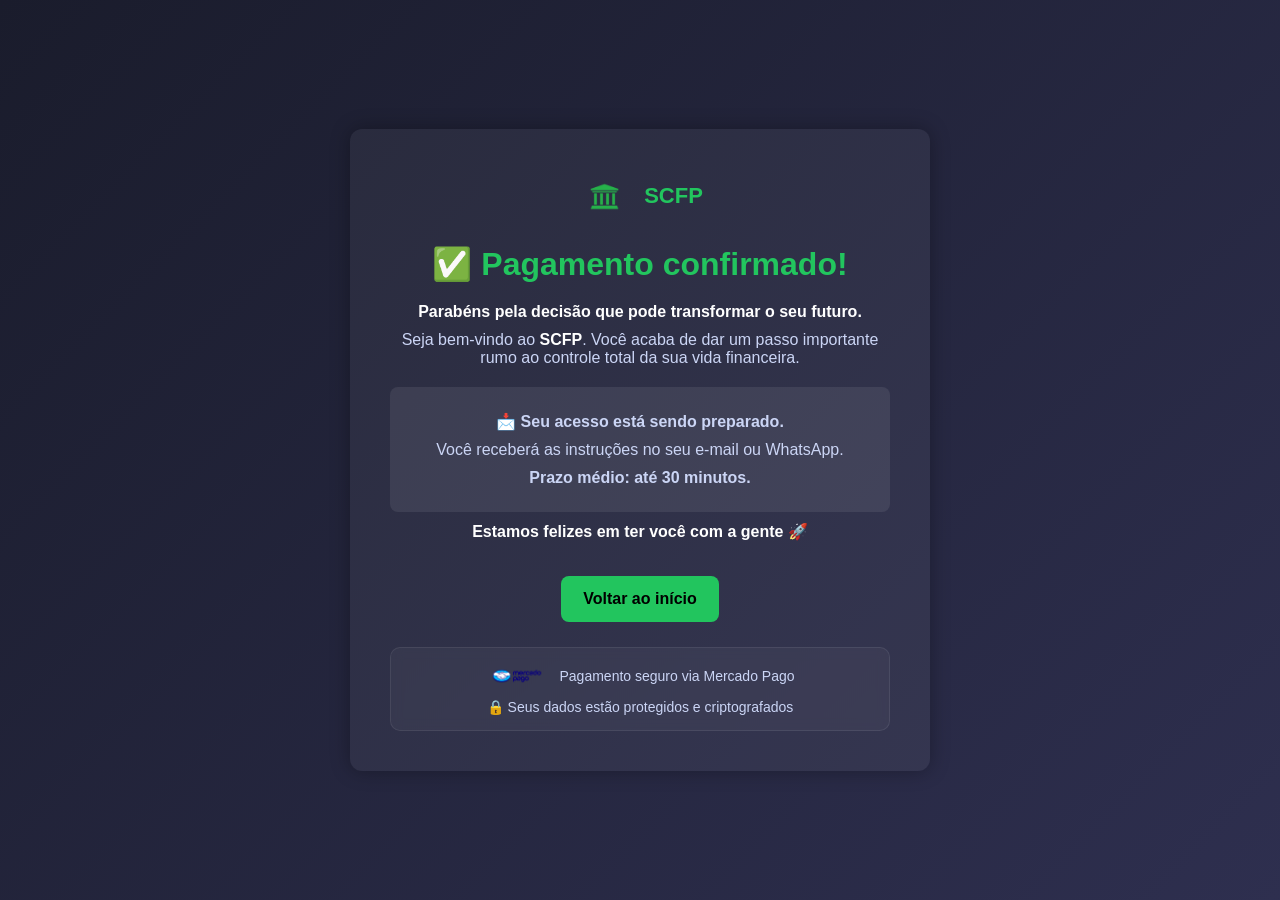
<file: obrigado.html>
<!doctype html>
<html lang="pt-br">
  <head>
    <meta charset="UTF-8" />
    <title>Pagamento Confirmado</title>

    <style>
      body {
        margin: 0;
        font-family: Arial, sans-serif;
        background: linear-gradient(135deg, #1a1c2c, #2e2f4f);
        color: #fff;
        display: flex;
        align-items: center;
        justify-content: center;
        height: 100vh;
        text-align: center;
      }

      .box {
        background: rgba(255, 255, 255, 0.05);
        padding: 40px;
        border-radius: 12px;
        max-width: 500px;
        width: 90%;
        box-shadow: 0 0 20px rgba(0, 0, 0, 0.3);
      }

      h1 {
        color: #22c55e;
        margin-bottom: 20px;
      }

      p {
        font-size: 16px;
        margin: 10px 0;
        color: #cbd5f5;
      }

      .destaque {
        color: #ffffff;
        font-weight: bold;
      }

      .frase {
        margin-top: 15px;
        font-style: italic;
        color: #94a3b8;
      }

      .info {
        margin-top: 20px;
        padding: 15px;
        background: rgba(255, 255, 255, 0.08);
        border-radius: 8px;
      }

      .btn {
        margin-top: 25px;
        display: inline-block;
        padding: 14px 22px;
        background: #22c55e;
        color: #000;
        font-weight: bold;
        border-radius: 8px;
        text-decoration: none;
        transition: 0.2s;
      }

      .btn:hover {
        transform: scale(1.05);
        background: #16a34a;
      }

      .logo-img {
        width: 55px;
        height: 55px;
        object-fit: contain;
      }

      .logo {
        display: flex;
        align-items: center;
        justify-content: center;
        gap: 12px;

        font-size: 22px;
        font-weight: bold;
        color: #22c55e;
        margin-bottom: 15px;
      }

      .seguranca {
        display: flex;
        align-items: center;
        justify-content: center;
        gap: 8px;

        margin-top: 20px;
        font-size: 14px;
        color: #94a3b8;
      }

      .mp-logo {
        height: 48px;
        width: auto;
        object-fit: contain;
      }

      .info-seguro {
        font-size: 12px;
        color: #6b7280;
        margin-top: 5px;
      }

      .seguranca {
        display: flex;
        align-items: center;
        justify-content: center;
        gap: 10px;

        margin-top: 20px;
        font-size: 14px;
        color: #94a3b8;

        opacity: 0.9;
      }
      .seguranca-box {
        margin-top: 25px;
        padding: 15px 18px;

        background: rgba(255, 255, 255, 0.04);
        border: 1px solid rgba(255, 255, 255, 0.08);
        border-radius: 10px;

        display: flex;
        flex-direction: column;
        gap: 10px;

        backdrop-filter: blur(6px);
      }

      .seguranca-item {
        display: flex;
        align-items: center;
        justify-content: center;
        gap: 10px;

        font-size: 14px;
        color: #cbd5f5;
      }

      .mp-logo {
        height: 26px;
        width: auto;
        object-fit: contain;
      }
    </style>
  </head>

  <body>
    <div class="box">
      <div class="logo">
        <img src="img/ui/favicon1.png" alt="SCFP" class="logo-img" />
        SCFP
      </div>

      <h1>✅ Pagamento confirmado!</h1>

      <p class="destaque">
        Parabéns pela decisão que pode transformar o seu futuro.
      </p>

      <p>
        Seja bem-vindo ao <span class="destaque">SCFP</span>. Você acaba de dar
        um passo importante rumo ao controle total da sua vida financeira.
      </p>

      <div class="info">
        <p><strong>📩 Seu acesso está sendo preparado.</strong></p>
        <p>Você receberá as instruções no seu e-mail ou WhatsApp.</p>
        <p><strong>Prazo médio: até 30 minutos.</strong></p>
      </div>

      <p class="destaque">Estamos felizes em ter você com a gente 🚀</p>

      <a href="#" id="btn-voltar" class="btn">Voltar ao início</a>

      <div class="seguranca-box">
        <div class="seguranca-item">
          <img src="img/mercado-pago.png" class="mp-logo" />
          <span>Pagamento seguro via Mercado Pago</span>
        </div>

        <div class="seguranca-item">
          🔒 Seus dados estão protegidos e criptografados
        </div>
      </div>

      <script>
        const params = new URLSearchParams(window.location.search);
        const vendedor = params.get("vendedor") || "direto";

        document.getElementById("btn-voltar").href =
          `vendas.html?vendedor=${vendedor}`;
      </script>
    </div>
  </body>
</html>
</file>
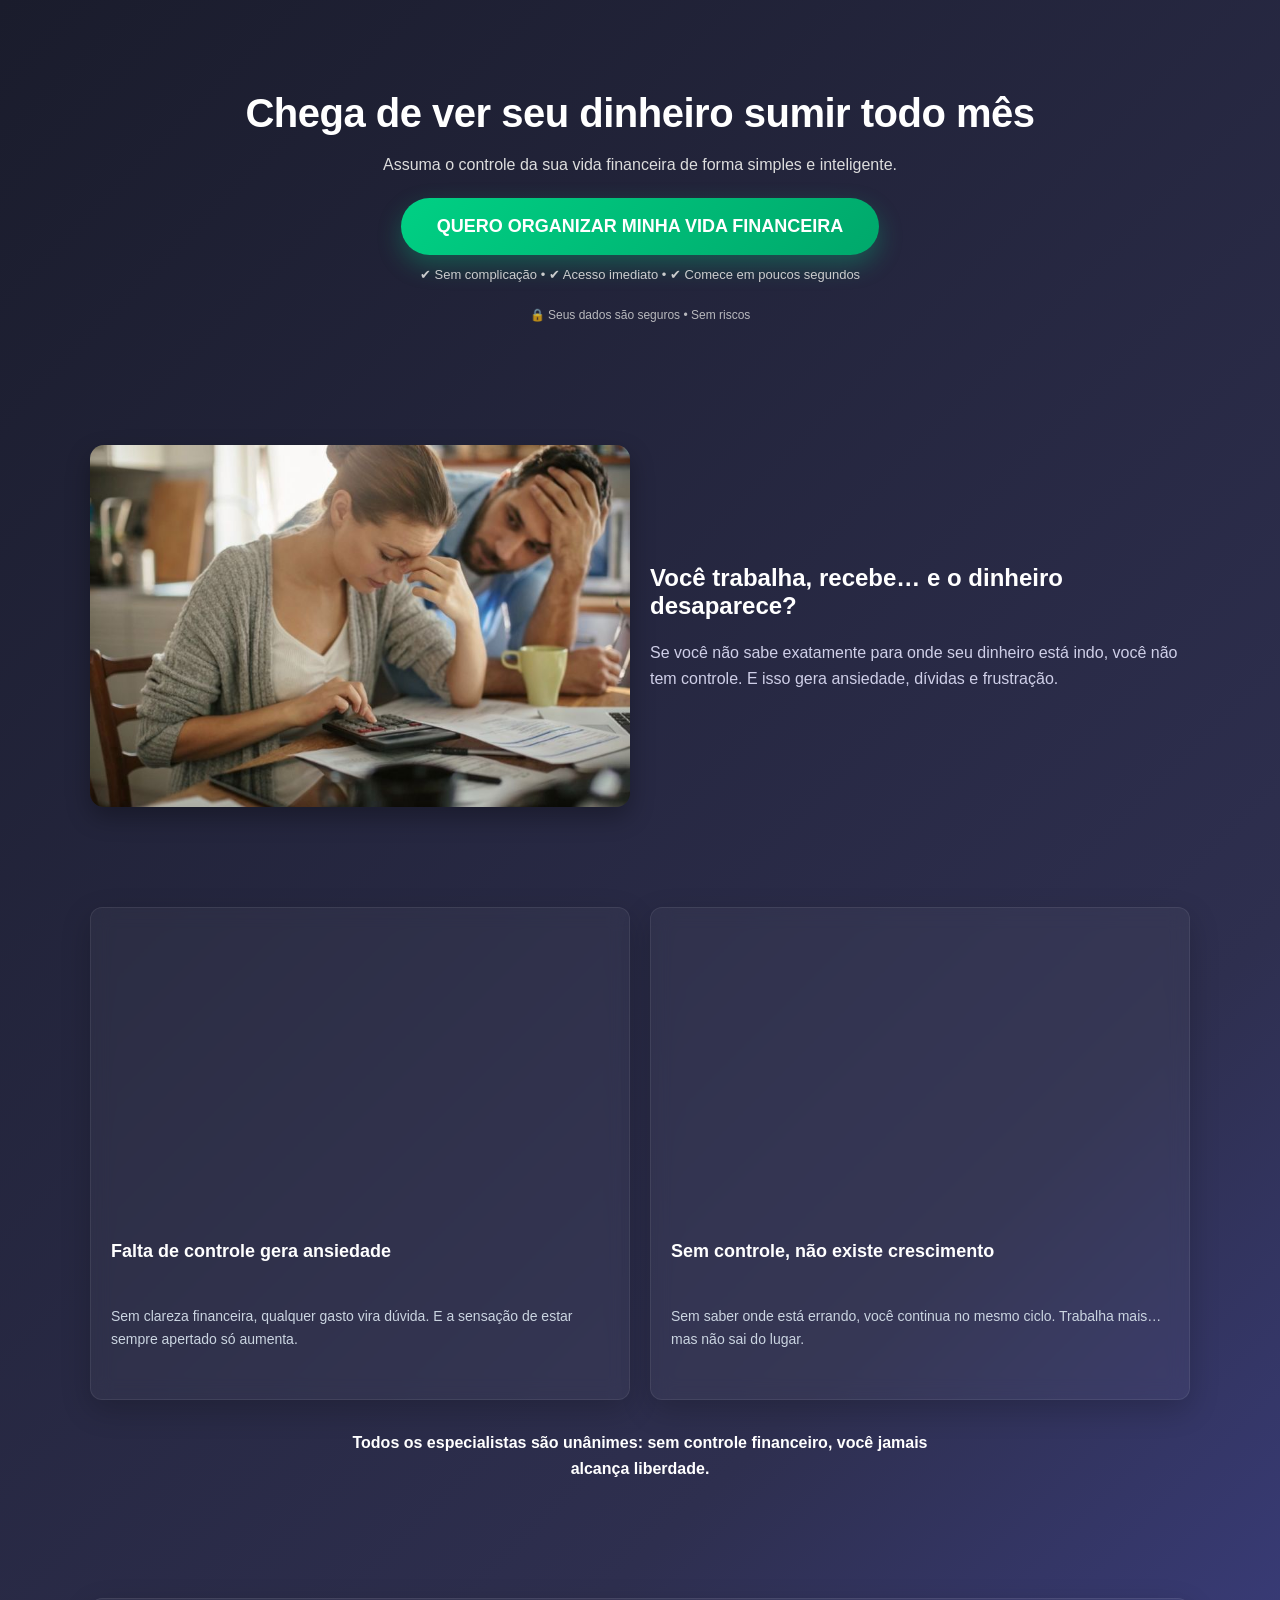
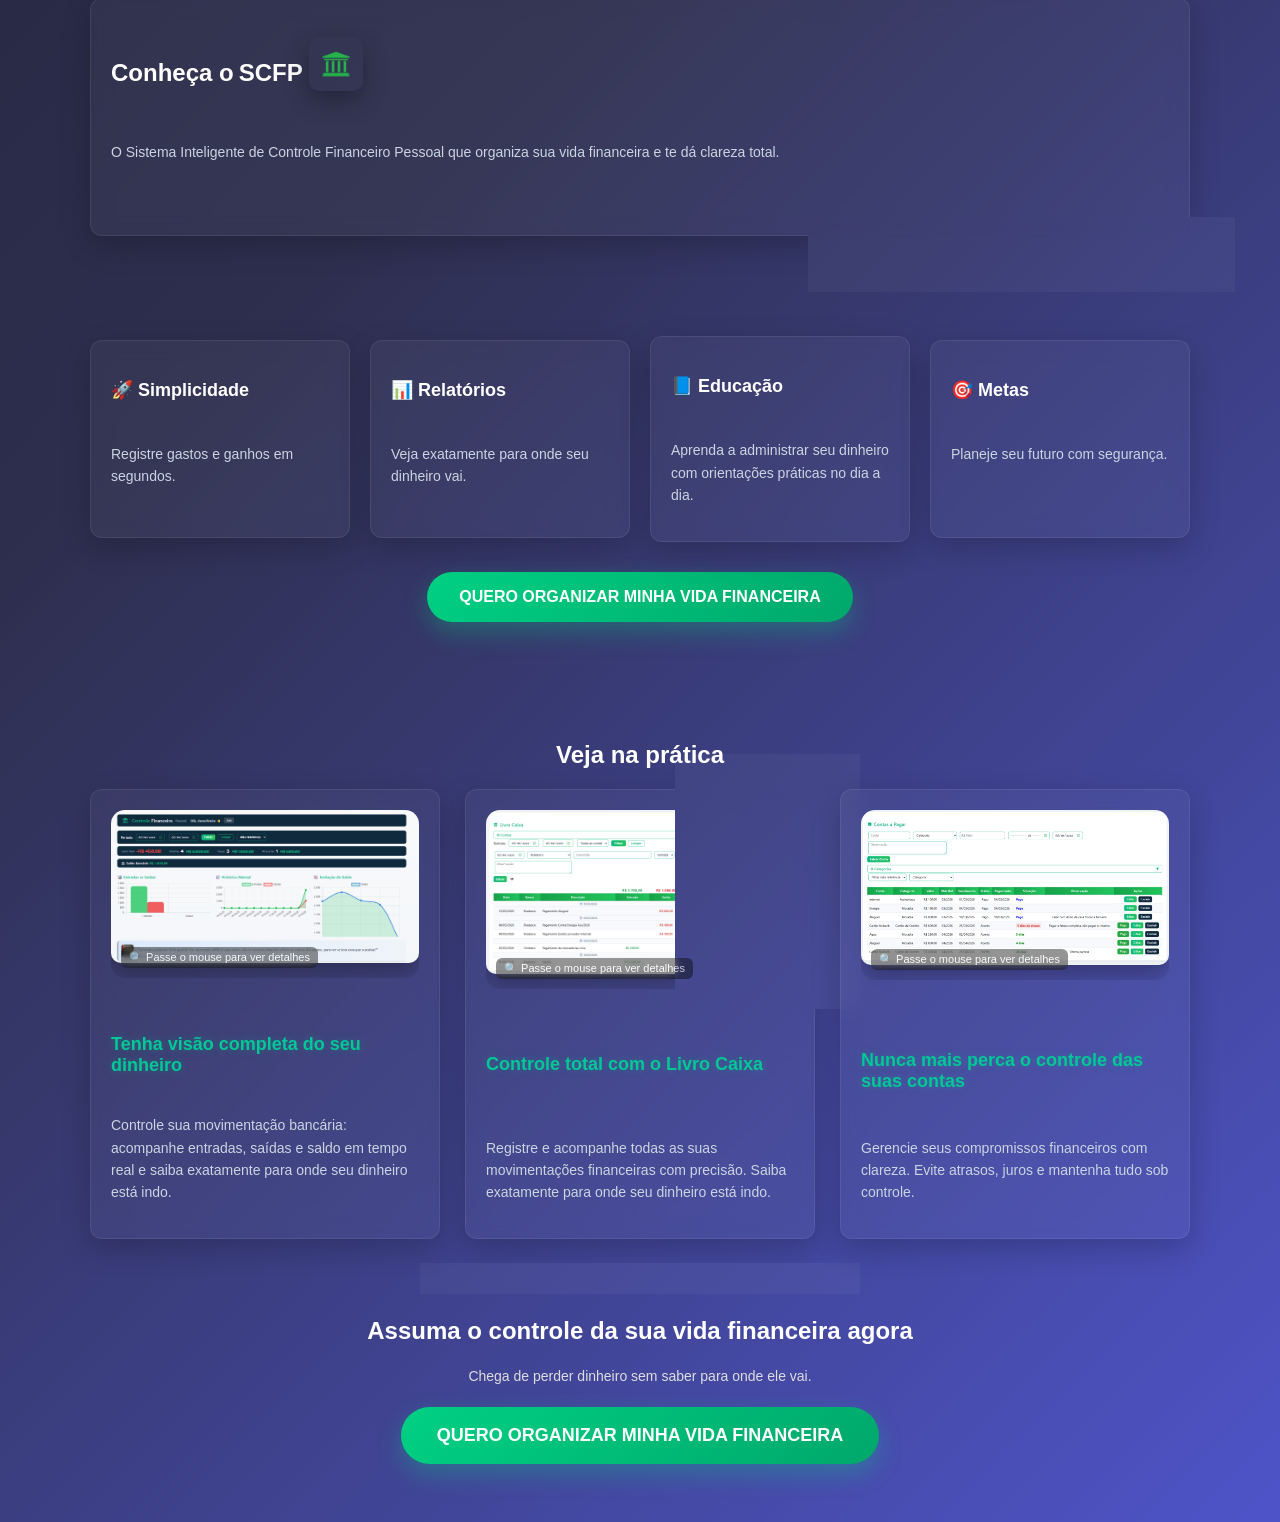
<file: vendas.html>
<!doctype html>
<html lang="pt-br">
  <head>
    <meta charset="UTF-8" />
    <meta name="viewport" content="width=device-width, initial-scale=1.0" />
    <title>SCFP - Controle Financeiro</title>

    <!-- CSS -->
    <link rel="stylesheet" href="css/vendas.css" />
  </head>

  <body class="pagina-vendas">
    <!-- HERO -->
    <section class="hero container">
      <h1>Chega de ver seu dinheiro sumir todo mês</h1>
      <p>
        Assuma o controle da sua vida financeira de forma simples e inteligente.
      </p>

      <button class="botao-cta" onclick="irParaCompra()">
        QUERO ORGANIZAR MINHA VIDA FINANCEIRA
      </button>

      <p class="microcopy">
        ✔ Sem complicação • ✔ Acesso imediato • ✔ Comece em poucos segundos
      </p>
      <p class="microcopy-seguranca">🔒 Seus dados são seguros • Sem riscos</p>
    </section>

    <!-- PROBLEMA -->
    <section class="container">
      <div class="grid">
        <div>
          <img src="img/vendas/problema.jpg" alt="Problemas financeiros" />
        </div>

        <div>
          <h2>Você trabalha, recebe… e o dinheiro desaparece?</h2>
          <p>
            Se você não sabe exatamente para onde seu dinheiro está indo, você
            não tem controle. E isso gera ansiedade, dívidas e frustração.
          </p>
        </div>
      </div>
    </section>

    <!-- DORES COMPLEMENTARES -->
    <section class="container dores-secundarias">
      <div class="grid">
        <div class="card">
          <div class="video-container">
            <iframe
              src="https://www.youtube.com/embed/0EwB-aqu-WY"
              title="Controle financeiro"
              frameborder="0"
              allow="
                accelerometer;
                autoplay;
                clipboard-write;
                encrypted-media;
                gyroscope;
                picture-in-picture;
              "
              allowfullscreen
            >
            </iframe>
          </div>

          <h3>Falta de controle gera ansiedade</h3>
          <p>
            Sem clareza financeira, qualquer gasto vira dúvida. E a sensação de
            estar sempre apertado só aumenta.
          </p>
        </div>

        <div class="card">
          <div class="video-container">
            <iframe
              src="https://www.youtube.com/embed/VOhzsdM25P0"
              title="Crescimento financeiro"
              frameborder="0"
              allow="
                accelerometer;
                autoplay;
                clipboard-write;
                encrypted-media;
                gyroscope;
                picture-in-picture;
              "
              allowfullscreen
            >
            </iframe>
          </div>

          <h3>Sem controle, não existe crescimento</h3>
          <p>
            Sem saber onde está errando, você continua no mesmo ciclo. Trabalha
            mais… mas não sai do lugar.
          </p>
        </div>
      </div>

      <p class="frase-impacto">
        Todos os especialistas são unânimes: sem controle financeiro, você
        jamais alcança liberdade.
      </p>
    </section>

    <!-- SOLUÇÃO -->
    <section class="container">
      <div class="card">
        <h2 class="titulo-com-icone">
          Conheça o
          <span class="marca">
            SCFP
            <img src="img/ui/favicon1.png" class="icone-titulo" />
          </span>
        </h2>
        <p>
          O Sistema Inteligente de Controle Financeiro Pessoal que organiza sua
          vida financeira e te dá clareza total.
        </p>
      </div>
    </section>

    <!-- BENEFÍCIOS -->
    <section class="container">
      <div class="grid">
        <div class="card">
          <h3>🚀 Simplicidade</h3>
          <p>Registre gastos e ganhos em segundos.</p>
        </div>

        <div class="card">
          <h3>📊 Relatórios</h3>
          <p>Veja exatamente para onde seu dinheiro vai.</p>
        </div>

        <div class="card">
          <h3>📘 Educação</h3>
          <p>
            Aprenda a administrar seu dinheiro com orientações práticas no dia a
            dia.
          </p>
        </div>

        <div class="card">
          <h3>🎯 Metas</h3>
          <p>Planeje seu futuro com segurança.</p>
        </div>
      </div>

      <div style="text-align: center; margin-top: 30px">
        <button class="botao-cta" onclick="irParaCompra()">
          QUERO ORGANIZAR MINHA VIDA FINANCEIRA
        </button>
      </div>
    </section>

    <!-- PRINTS -->
    <section class="container">
      <h2 style="text-align: center">Veja na prática</h2>

      <div class="grid-prints">
        <div class="card">
          <div class="imagem-hover">
            <img src="img/prints/print1.png" alt="Visão geral financeira" />
          </div>

          <div class="descricao-hover">
            <ul>
              <li>✔ Controle total por período e filtros inteligentes</li>
              <li>✔ Saldo bancário detalhado por conta</li>
              <li>✔ Visualização do saldo real em tempo real</li>
              <li>✔ Controle completo de contas: abertas, pagas e atrasadas</li>
              <li>✔ Gráfico de entradas vs saídas</li>
              <li>✔ Histórico mensal financeiro</li>
              <li>✔ Evolução do seu saldo ao longo do tempo</li>
              <li>✔ Acesso a conteúdos de educação financeira</li>
            </ul>
          </div>

          <h3>Tenha visão completa do seu dinheiro</h3>

          <p>
            Controle sua movimentação bancária: acompanhe entradas, saídas e
            saldo em tempo real e saiba exatamente para onde seu dinheiro está
            indo.
          </p>
        </div>

        <div class="card">
          <div class="imagem-hover">
            <img src="img/prints/print2.png" alt="Livro Caixa" />
          </div>

          <div class="descricao-hover">
            <ul>
              <li>✔ Cadastro de contas e bancos</li>
              <li>✔ Registro completo de entradas e saídas</li>
              <li>✔ Edição e exclusão a qualquer momento</li>
              <li>✔ Controle detalhado de movimentações</li>
              <li>✔ Filtros por período e por conta</li>
              <li>✔ Visualização clara do fluxo financeiro</li>
              <li>✔ Organização prática do dia a dia</li>
            </ul>
          </div>

          <h3>Controle total com o Livro Caixa</h3>

          <p>
            Registre e acompanhe todas as suas movimentações financeiras com
            precisão. Saiba exatamente para onde seu dinheiro está indo.
          </p>
        </div>

        <div class="card">
          <div class="imagem-hover">
            <img src="img/prints/print3.png" alt="Contas a pagar" />
          </div>

          <div class="descricao-hover">
            <ul>
              <li>✔ Controle completo de contas a pagar</li>
              <li>✔ Organização por prioridade</li>
              <li>✔ Marcação de contas pagas</li>
              <li>✔ Identificação de contas atrasadas</li>
              <li>✔ Visão por mês de referência</li>
              <li>✔ Painel com principais gastos</li>
              <li>✔ Redução de juros e multas</li>
            </ul>
          </div>

          <h3>Nunca mais perca o controle das suas contas</h3>

          <p>
            Gerencie seus compromissos financeiros com clareza. Evite atrasos,
            juros e mantenha tudo sob controle.
          </p>
        </div>
      </div>
    </section>

    <!-- CTA FINAL -->
    <section class="container hero">
      <h2>Assuma o controle da sua vida financeira agora</h2>

      <p class="reforco">
        Chega de perder dinheiro sem saber para onde ele vai.
      </p>

      <div style="text-align: center; margin-top: 20px">
        <button class="botao-cta" onclick="irParaCompra()">
          QUERO ORGANIZAR MINHA VIDA FINANCEIRA
        </button>
      </div>
    </section>

    <!-- JS -->
    <script src="js/vendas.js"></script>
  </body>
</html>
</file>
<file: css/vendas.css>
/* ============================= */
/* BASE DA PÁGINA DE VENDAS */
/* ============================= */

.pagina-vendas {
  background: linear-gradient(135deg, #2b2d42, #4e54c8);
  color: #fff;
  font-family: Arial, sans-serif;
}

/* CONTAINER PADRÃO */
.pagina-vendas .container {
  max-width: 1100px;
  margin: 0 auto;
  padding: 40px 20px;
}

/* HERO */
.pagina-vendas .hero {
  text-align: center;
}

.pagina-vendas .hero h1 {
  font-size: 2rem;
  margin-bottom: 15px;
}

.pagina-vendas .hero p {
  color: #ddd;
  margin-bottom: 20px;
}

/* BOTÃO */
.pagina-vendas .btn {
  display: inline-block;
  padding: 12px 25px;
  background: #00d4ff;
  color: #000;
  border-radius: 30px;
  text-decoration: none;
  font-weight: bold;
  transition: 0.3s;
}

.pagina-vendas .btn:hover {
  transform: scale(1.05);
}

/* GRID */

.pagina-vendas .grid {
  display: flex;
  flex-direction: column;
  gap: 20px;
}

/* CARDS */
.pagina-vendas .card {
  height: 100%;
  justify-content: space-between;
  background: rgba(255, 255, 255, 0.05);
  padding: 20px;
  border-radius: 12px;
  backdrop-filter: blur(10px);
  display: flex;
  flex-direction: column;
  justify-content: flex-start;
}

/* IMAGENS */
.pagina-vendas img {
  width: 100%;
  border-radius: 10px;
  display: block;
}

/* RESPONSIVO */
@media (min-width: 768px) {
  .pagina-vendas .grid {
    flex-direction: row;
    align-items: center;
  }

  .pagina-vendas .grid > div {
    flex: 1;
  }

  .pagina-vendas .hero h1 {
    font-size: 2.5rem;
  }
}
/* ============================= */
/* FUNDO PREMIUM */
/* ============================= */

.pagina-vendas {
  background: linear-gradient(135deg, #1a1c2c, #2e2f4f, #4e54c8);
  min-height: 100vh;
}

/* ============================= */
/* TIPOGRAFIA MAIS PROFISSIONAL*/
/* ============================= */

.pagina-vendas h1 {
  font-weight: 700;
  letter-spacing: -0.5px;
}

.pagina-vendas h2 {
  font-weight: 600;
}

.pagina-vendas p {
  font-size: 1rem;
  line-height: 1.6;
  color: #cfcfe8;
}

/* ============================= */
/* CARDS MAIS BONITOS */
/* ============================= */

.pagina-vendas .card {
  background: rgba(255, 255, 255, 0.04);
  border: 1px solid rgba(255, 255, 255, 0.08);
  box-shadow: 0 10px 30px rgba(0, 0, 0, 0.2);
  transition: 0.3s;
}

.pagina-vendas .card:hover {
  transform: translateY(-5px);
}

/* ============================= */
/* BOTÃO NÍVEL PROFISSIONAL */
/* ============================= */

.pagina-vendas .btn {
  background: linear-gradient(135deg, #00d4ff, #5b8cff);
  color: #000;
  font-weight: bold;
  border-radius: 40px;
  padding: 14px 28px;
  box-shadow: 0 5px 20px rgba(0, 212, 255, 0.4);
}

.pagina-vendas .btn:hover {
  transform: scale(1.07);
  box-shadow: 0 8px 30px rgba(0, 212, 255, 0.6);
}

.pagina-vendas .grid {
  flex-wrap: wrap;
}

/* ============================= */
/* IMAGENS MAIS PREMIUM */
/* ============================= */

.pagina-vendas img {
  border-radius: 14px;
  box-shadow: 0 10px 25px rgba(0, 0, 0, 0.3);
  transition: 0.3s;
}

/* ============================= */
/* ESPAÇAMENTO MELHOR (CONFORTO MOBILE) */
/* ============================= */
.pagina-vendas section {
  margin-bottom: 20px;
}

.pagina-vendas .container {
  padding-top: 50px;
  padding-bottom: 50px;
}

/* ============================= */
/* TÍTULO COM ÍCONE */
/* ============================= */

.pagina-vendas .titulo-com-icone {
  display: flex;
  align-items: center;
  gap: 5px;
  flex-wrap: wrap; /* evita quebra estranha no mobile */
}

.pagina-vendas .marca {
  display: inline-flex;
  align-items: center;
  gap: 6px;
}

.pagina-vendas .icone-titulo {
  width: 54px; /* menor = mais elegante */
  height: 54px;
  object-fit: contain;
  transform: translateY(-1px);
}

/* ============================= */
/* BOTÃO CTA PRINCIPAL */
/* ============================= */

.pagina-vendas .botao-cta {
  display: inline-block;
  padding: 16px 32px;
  font-size: 16px;
  font-weight: 600;
  color: #ffffff;

  background: linear-gradient(135deg, #00d084, #00a86b);
  border-radius: 999px;
  border: none;
  cursor: pointer;
  text-decoration: none;

  box-shadow: 0 10px 25px rgba(0, 208, 132, 0.3);
  transition: all 0.3s ease;
}

/* ============================= */
/* HOVER DO BOTÃO */
/* ============================= */

.pagina-vendas .botao-cta:hover {
  transform: translateY(-2px) scale(1.03);
  box-shadow: 0 15px 35px rgba(0, 208, 132, 0.5);
}

/* ============================= */
/* CLIQUE DO BOTÃO */
/* ============================= */

.pagina-vendas .botao-cta:active {
  transform: scale(0.98);
  box-shadow: 0 5px 15px rgba(0, 208, 132, 0.3);
}

/* ============================= */
/* ANIMAÇÃO PREMIUM CTA */
/* ============================= */

.pagina-vendas .botao-cta {
  animation: pulseSoft 2.5s infinite;
}

@keyframes pulseSoft {
  0% {
    box-shadow: 0 0 0 0 rgba(0, 208, 132, 0.3);
  }
  70% {
    box-shadow: 0 0 0 18px rgba(0, 208, 132, 0);
  }
  100% {
    box-shadow: 0 0 0 0 rgba(0, 208, 132, 0);
  }
}

/* ============================= */
/* WRAPPER DO BOTÃO */
/* ============================= */

.pagina-vendas .cta-wrapper {
  text-align: center;
  margin-top: 20px;
}

/* ============================= */
/* MICROCOPY DO BOTÃO */
/* ============================= */

.pagina-vendas .microcopy {
  margin-top: 10px;
  font-size: 13px;
  color: #cbd5e1;
  text-align: center;
  opacity: 0.9;
}
/* ============================= */
/* REFORÇO PSICOLÓGICO */
/* ============================= */

.pagina-vendas .reforco {
  font-size: 14px;
  color: #94a3b8;
  text-align: center;
  margin-bottom: 10px;
}

/* ============================= */
/* BOTÃO PRINCIPAL (TOPO) */
/* ============================= */

.pagina-vendas .hero .botao-cta {
  font-size: 18px;
  padding: 18px 36px;
}
/* ============================= */
/* MICROCOPY SEGURANÇA */
/* ============================= */

.pagina-vendas .microcopy-seguranca {
  font-size: 12px;
  color: #94a3b8;
  text-align: center;
  margin-top: 5px;
  opacity: 0.8;
}
/* ============================= */
/* BRILHO NO BOTÃO */
/* ============================= */

.pagina-vendas .botao-cta:hover {
  background: linear-gradient(135deg, #00e695, #00c97a);
}
/* ============================= */
/* CARDS DOS PRINTS */
/* ============================= */

.pagina-vendas .card img {
  margin-bottom: 15px;
  border-radius: 10px;
}

.pagina-vendas .card h3 {
  font-size: 18px;
  margin-bottom: 10px;
  min-height: 40px;
}

.pagina-vendas .card p {
  font-size: 14px;
  color: #cbd5e1;
  min-height: 60px;
}

/* ============================= */
/* ZOOM PROFISSIONAL DOS PRINTS */
/* ============================= */

.pagina-vendas .imagem-hover {
  position: relative;
  overflow: hidden;
  border-radius: 14px;
}

.pagina-vendas .imagem-hover img {
  width: 100%;
  display: block;
  transition: transform 0.6s ease;
}

/* ZOOM MAIS FORTE E BONITO */
.pagina-vendas .imagem-hover:hover img {
  transform: scale(1.2);
}

/* ============================= */
/* DESCRIÇÃO ABAIXO DO PRINT */
/* ============================= */

.pagina-vendas .descricao-hover {
  margin-top: 10px;
  max-height: 0;
  overflow: hidden;
  opacity: 0;
  transition: all 0.4s ease;
}

/* espaço mínimo fixo evita "pulo" */
.pagina-vendas .card {
  display: flex;
  flex-direction: column;
  justify-content: flex-start;
}

/* QUANDO PASSAR O MOUSE */
.pagina-vendas .imagem-hover:hover + .descricao-hover {
  max-height: 500px;
  opacity: 1;
  margin-top: 15px;
}

/* TEXTO */
.pagina-vendas .descricao-hover ul {
  padding-left: 15px;
}

.pagina-vendas .descricao-hover li {
  font-size: 14px;
  margin-bottom: 6px;
  color: #e2e8f0;
}
.pagina-vendas .imagem-hover::after {
  content: "🔍 Passe o mouse para ver detalhes";
  position: absolute;
  bottom: 10px;
  left: 10px;
  font-size: 11px;

  background: rgba(0, 0, 0, 0.6);
  padding: 4px 8px;
  border-radius: 6px;

  opacity: 0.7;
  backdrop-filter: blur(4px);

  transition: opacity 0.3s ease;
}
.pagina-vendas .imagem-hover:hover::after {
  opacity: 0;
}

/* ============================= */
/* GRID EXCLUSIVO DOS PRINTS */
/* ============================= */

.pagina-vendas .grid-prints {
  display: grid;
  grid-template-columns: repeat(3, 1fr);
  gap: 25px;
}

@media (max-width: 900px) {
  .pagina-vendas .grid-prints {
    grid-template-columns: 1fr;
  }
}
.pagina-vendas .grid-prints .card {
  height: 100%;
  display: flex;
  flex-direction: column;
  justify-content: space-between;
}
/* ============================= */
/* TÍTULOS DOS PRINTS (DESTAQUE) */
/* ============================= */

.pagina-vendas .grid-prints h3 {
  color: #00c896; /* verde padrão */
  text-shadow: 0 0 8px rgba(0, 200, 150, 0.3);
}
/* ============================= */
/* DORES SECUNDÁRIAS */
/* ============================= */

.pagina-vendas .dores-secundarias img {
  width: 100%;
  height: 160px;
  object-fit: cover;
  border-radius: 12px;
  margin-bottom: 15px;
}

.pagina-vendas .frase-impacto {
  text-align: center;
  margin-top: 30px;
  font-weight: 600;
  color: #ffffff;
  max-width: 600px;
  margin-left: auto;
  margin-right: auto;
}
/* ============================= */
/* VIDEO RESPONSIVO */
/* ============================= */

.pagina-vendas .video-container {
  position: relative;
  width: 100%;
  padding-bottom: 56.25%; /* 16:9 */
  border-radius: 12px;
  overflow: hidden;
  margin-bottom: 15px;
}

.pagina-vendas .video-container iframe {
  position: absolute;
  top: 0;
  left: 0;
  width: 100%;
  height: 100%;
}
.pagina-vendas .grid-prints ul {
  margin-top: 15px;
  padding-left: 20px;
}

/* ============================= */
/* 🎥 VÍDEO RESPONSIVO (CHECKOUT) */
/* ============================= */

.video-container {
  position: relative;
  padding-bottom: 56.25%;
  height: 0;
  overflow: hidden;
  border-radius: 12px;
}

.video-container iframe {
  position: absolute;
  width: 100%;
  height: 100%;
  left: 0;
  top: 0;
}

/* ============================= */
/* 🔥 INPUTS PROFISSIONAIS CHECKOUT */
/* ============================= */

.pagina-vendas input,
.pagina-vendas select {
  width: 100%;
  padding: 14px;
  margin-bottom: 12px;
  border-radius: 10px;
  border: 1px solid #d1d5db;
  font-size: 14px;
  outline: none;
  transition: 0.2s;
}

.pagina-vendas input:focus,
.pagina-vendas select:focus {
  border-color: #00d084;
  box-shadow: 0 0 0 2px rgba(0, 208, 132, 0.2);
}
/* ============================= */
/* 🔥 QR CODE AJUSTADO (PIX) */
/* ============================= */

.qrcode-img {
  width: 220px;
  max-width: 80%;
  display: block;
  margin: 20px auto;
  border-radius: 12px;
}

/* ============================= */
/* 🔥 TERMOS COM SCROLL */
/* ============================= */

.termos-box {
  margin-top: 15px;
  text-align: left;
}

.termos-container {
  max-height: 160px;
  overflow-y: auto;
  background: rgba(255, 255, 255, 0.05);
  padding: 10px;
  border-radius: 8px;
  border: 1px solid rgba(255, 255, 255, 0.1);
  font-size: 13px;
  color: #ddd;
}

.termos-check {
  margin-top: 10px;
  display: flex;
  align-items: center;
  gap: 6px;
}
</file>
